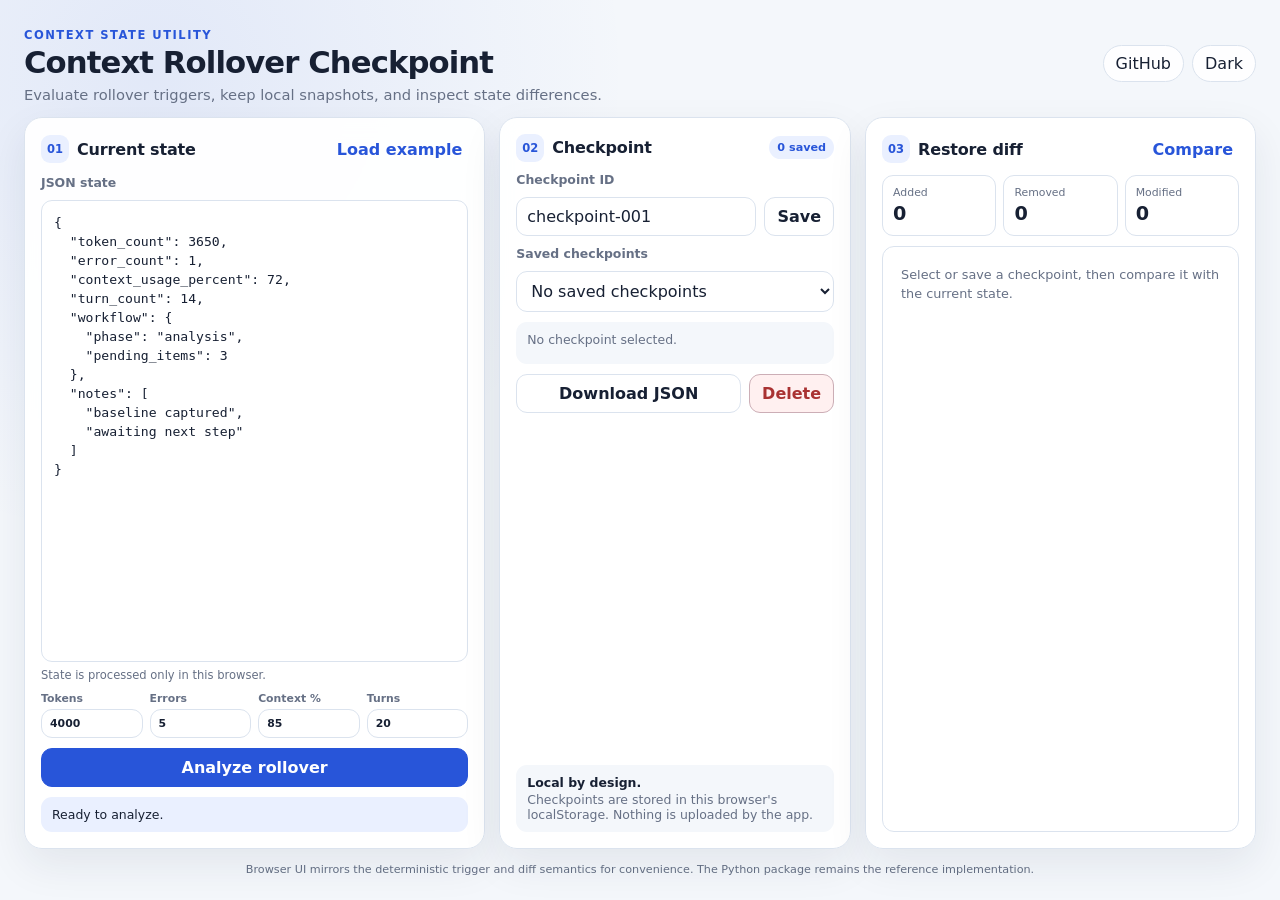
<file: index.html>
<!doctype html>
<html lang="en" data-theme="light">
<head>
  <meta charset="utf-8">
  <meta name="viewport" content="width=device-width, initial-scale=1">
  <meta name="color-scheme" content="light dark">
  <meta name="description" content="Browser interface for evaluating rollover triggers, saving local checkpoints, and comparing state changes.">
  <title>Context Rollover Checkpoint</title>
  <link rel="stylesheet" href="web/styles.css">
</head>
<body>
  <div class="app-shell">
    <header class="topbar">
      <div class="brand-block">
        <span class="eyebrow">Context state utility</span>
        <h1>Context Rollover Checkpoint</h1>
        <p>Evaluate rollover triggers, keep local snapshots, and inspect state differences.</p>
      </div>
      <div class="top-actions">
        <a class="icon-button" href="https://github.com/abusuraihsakhri/context-rollover-checkpoint-agent" target="_blank" rel="noopener noreferrer" aria-label="Open repository">GitHub</a>
        <button class="icon-button" id="themeToggle" type="button" aria-label="Switch color theme">Theme</button>
      </div>
    </header>

    <nav class="mobile-tabs" aria-label="Workspace panels">
      <button class="tab-button is-active" type="button" data-panel-target="state">State</button>
      <button class="tab-button" type="button" data-panel-target="checkpoint">Checkpoint</button>
      <button class="tab-button" type="button" data-panel-target="diff">Diff</button>
    </nav>

    <main class="workspace">
      <section class="panel is-active" data-panel="state" aria-labelledby="state-title">
        <div class="panel-heading">
          <div>
            <span class="step">01</span>
            <h2 id="state-title">Current state</h2>
          </div>
          <button class="text-button" id="loadExample" type="button">Load example</button>
        </div>

        <label class="field-label" for="stateInput">JSON state</label>
        <textarea id="stateInput" spellcheck="false" aria-describedby="stateHelp"></textarea>
        <p class="helper" id="stateHelp">State is processed only in this browser.</p>

        <div class="threshold-grid">
          <label>Tokens<input id="tokenThreshold" type="number" min="0" step="1" value="4000"></label>
          <label>Errors<input id="errorThreshold" type="number" min="0" step="1" value="5"></label>
          <label>Context %<input id="contextThreshold" type="number" min="0" max="100" step="1" value="85"></label>
          <label>Turns<input id="turnThreshold" type="number" min="0" step="1" value="20"></label>
        </div>

        <button class="primary-button" id="analyzeButton" type="button">Analyze rollover</button>
        <div class="result-strip" id="analysisResult" role="status" aria-live="polite">
          Ready to analyze.
        </div>
      </section>

      <section class="panel" data-panel="checkpoint" aria-labelledby="checkpoint-title">
        <div class="panel-heading">
          <div>
            <span class="step">02</span>
            <h2 id="checkpoint-title">Checkpoint</h2>
          </div>
          <span class="status-badge" id="checkpointCount">0 saved</span>
        </div>

        <label class="field-label" for="checkpointId">Checkpoint ID</label>
        <div class="inline-form">
          <input id="checkpointId" type="text" maxlength="64" value="checkpoint-001" autocomplete="off">
          <button class="secondary-button" id="saveCheckpoint" type="button">Save</button>
        </div>

        <label class="field-label" for="checkpointSelect">Saved checkpoints</label>
        <select id="checkpointSelect"></select>

        <div class="checkpoint-meta" id="checkpointMeta">No checkpoint selected.</div>

        <div class="button-row">
          <button class="secondary-button" id="downloadCheckpoint" type="button">Download JSON</button>
          <button class="danger-button" id="deleteCheckpoint" type="button">Delete</button>
        </div>

        <div class="privacy-note">
          <strong>Local by design.</strong>
          <span>Checkpoints are stored in this browser's localStorage. Nothing is uploaded by the app.</span>
        </div>
      </section>

      <section class="panel" data-panel="diff" aria-labelledby="diff-title">
        <div class="panel-heading">
          <div>
            <span class="step">03</span>
            <h2 id="diff-title">Restore diff</h2>
          </div>
          <button class="text-button" id="compareButton" type="button">Compare</button>
        </div>

        <div class="diff-summary" id="diffSummary">
          <div><span>Added</span><strong id="addedCount">0</strong></div>
          <div><span>Removed</span><strong id="removedCount">0</strong></div>
          <div><span>Modified</span><strong id="modifiedCount">0</strong></div>
        </div>

        <div class="diff-list" id="diffList" role="region" aria-live="polite" aria-label="State differences">
          <div class="empty-state">Select or save a checkpoint, then compare it with the current state.</div>
        </div>
      </section>
    </main>

    <footer class="footer-note">
      Browser UI mirrors the deterministic trigger and diff semantics for convenience. The Python package remains the reference implementation.
    </footer>
  </div>
  <script src="web/app.js" defer></script>
</body>
</html>
</file>
<file: web/styles.css>
:root {
  --bg: #f4f7fb;
  --surface: rgba(255, 255, 255, 0.94);
  --surface-strong: #ffffff;
  --text: #172033;
  --muted: #667085;
  --line: #dbe3ee;
  --accent: #2855d9;
  --accent-soft: #eaf0ff;
  --success: #177245;
  --success-soft: #e9f7ef;
  --danger: #a93232;
  --danger-soft: #fff0f0;
  --shadow: 0 16px 40px rgba(27, 39, 67, 0.08);
  --radius: 18px;
}

html[data-theme="dark"] {
  --bg: #0f1420;
  --surface: rgba(24, 31, 45, 0.96);
  --surface-strong: #1a2231;
  --text: #edf2fb;
  --muted: #aeb9ca;
  --line: #303c50;
  --accent: #8ba7ff;
  --accent-soft: #222f52;
  --success: #7bd9a7;
  --success-soft: #183528;
  --danger: #ff9b9b;
  --danger-soft: #442528;
  --shadow: 0 16px 40px rgba(0, 0, 0, 0.24);
}

* { box-sizing: border-box; }
html, body { margin: 0; min-height: 100%; }
body {
  min-height: 100dvh;
  background:
    radial-gradient(circle at 12% 8%, color-mix(in srgb, var(--accent) 9%, transparent), transparent 34%),
    var(--bg);
  color: var(--text);
  font-family: Inter, ui-sans-serif, system-ui, -apple-system, BlinkMacSystemFont, "Segoe UI", sans-serif;
}
button, input, select, textarea { font: inherit; }
button, a, input, select, textarea { outline: none; }
button:focus-visible, a:focus-visible, input:focus-visible, select:focus-visible, textarea:focus-visible {
  box-shadow: 0 0 0 3px color-mix(in srgb, var(--accent) 25%, transparent);
}

.app-shell {
  width: min(1500px, 100%);
  min-height: 100dvh;
  margin: 0 auto;
  padding: clamp(14px, 2vw, 24px);
  display: grid;
  grid-template-rows: auto 1fr auto;
  gap: 14px;
}

.topbar {
  display: flex;
  align-items: center;
  justify-content: space-between;
  gap: 18px;
}
.brand-block { min-width: 0; }
.eyebrow {
  display: inline-block;
  margin-bottom: 4px;
  color: var(--accent);
  font-size: 0.72rem;
  font-weight: 800;
  letter-spacing: 0.13em;
  text-transform: uppercase;
}
h1 { margin: 0; font-size: clamp(1.45rem, 2.4vw, 2rem); line-height: 1.1; letter-spacing: -0.03em; }
.brand-block p { margin: 6px 0 0; color: var(--muted); font-size: 0.92rem; }
.top-actions { display: flex; gap: 8px; flex-shrink: 0; }
.icon-button, .text-button {
  border: 1px solid var(--line);
  background: var(--surface);
  color: var(--text);
  border-radius: 999px;
  padding: 8px 12px;
  text-decoration: none;
  cursor: pointer;
}
.text-button { border: 0; background: transparent; color: var(--accent); font-weight: 700; padding: 6px; }

.workspace {
  min-height: 0;
  display: grid;
  grid-template-columns: minmax(0, 1.18fr) minmax(0, 0.9fr) minmax(0, 1fr);
  gap: 14px;
}
.panel {
  min-height: 0;
  background: var(--surface);
  border: 1px solid var(--line);
  border-radius: var(--radius);
  box-shadow: var(--shadow);
  padding: 16px;
  display: flex;
  flex-direction: column;
  gap: 10px;
  overflow: hidden;
  backdrop-filter: blur(14px);
}
.panel-heading { display: flex; align-items: center; justify-content: space-between; gap: 12px; }
.panel-heading > div { display: flex; align-items: center; gap: 8px; }
.step {
  display: grid;
  place-items: center;
  width: 28px;
  height: 28px;
  border-radius: 9px;
  background: var(--accent-soft);
  color: var(--accent);
  font-size: 0.72rem;
  font-weight: 900;
}
h2 { margin: 0; font-size: 1rem; letter-spacing: -0.01em; }
.field-label { color: var(--muted); font-size: 0.78rem; font-weight: 700; }
textarea, input, select {
  width: 100%;
  border: 1px solid var(--line);
  background: var(--surface-strong);
  color: var(--text);
  border-radius: 11px;
}
textarea { min-height: 0; flex: 1; resize: none; padding: 12px; font: 0.82rem/1.45 ui-monospace, SFMono-Regular, Menlo, Consolas, monospace; }
input, select { padding: 9px 10px; }
.helper { margin: -4px 0 0; color: var(--muted); font-size: 0.72rem; }
.threshold-grid { display: grid; grid-template-columns: repeat(4, 1fr); gap: 7px; }
.threshold-grid label { color: var(--muted); font-size: 0.68rem; font-weight: 700; }
.threshold-grid input { margin-top: 4px; padding: 7px 8px; }
.inline-form { display: grid; grid-template-columns: 1fr auto; gap: 8px; }

.primary-button, .secondary-button, .danger-button {
  border-radius: 11px;
  padding: 9px 12px;
  font-weight: 800;
  cursor: pointer;
}
.primary-button { border: 1px solid var(--accent); background: var(--accent); color: white; }
.secondary-button { border: 1px solid var(--line); background: var(--surface-strong); color: var(--text); }
.danger-button { border: 1px solid color-mix(in srgb, var(--danger) 30%, var(--line)); background: var(--danger-soft); color: var(--danger); }
.button-row { display: grid; grid-template-columns: 1fr auto; gap: 8px; }
.result-strip, .checkpoint-meta, .privacy-note {
  border-radius: 11px;
  padding: 10px 11px;
  font-size: 0.78rem;
}
.result-strip { background: var(--accent-soft); color: var(--text); }
.result-strip.is-triggered { background: var(--danger-soft); color: var(--danger); }
.result-strip.is-clear { background: var(--success-soft); color: var(--success); }
.checkpoint-meta { background: var(--bg); color: var(--muted); min-height: 42px; }
.privacy-note { margin-top: auto; background: var(--bg); color: var(--muted); display: grid; gap: 2px; }
.privacy-note strong { color: var(--text); }
.status-badge { border-radius: 999px; background: var(--accent-soft); color: var(--accent); padding: 5px 8px; font-size: 0.7rem; font-weight: 800; }

.diff-summary { display: grid; grid-template-columns: repeat(3, 1fr); gap: 7px; }
.diff-summary div { border: 1px solid var(--line); background: var(--surface-strong); border-radius: 11px; padding: 10px; display: grid; gap: 3px; }
.diff-summary span { color: var(--muted); font-size: 0.68rem; }
.diff-summary strong { font-size: 1.2rem; }
.diff-list { min-height: 0; flex: 1; overflow: auto; border: 1px solid var(--line); border-radius: 12px; background: var(--surface-strong); }
.diff-row { padding: 9px 10px; border-bottom: 1px solid var(--line); display: grid; gap: 4px; }
.diff-row:last-child { border-bottom: 0; }
.diff-row code { color: var(--text); font-size: 0.75rem; word-break: break-word; }
.diff-kind { width: fit-content; border-radius: 999px; padding: 2px 6px; font-size: 0.62rem; font-weight: 900; text-transform: uppercase; letter-spacing: 0.06em; }
.diff-kind.added { background: var(--success-soft); color: var(--success); }
.diff-kind.removed, .diff-kind.modified { background: var(--danger-soft); color: var(--danger); }
.empty-state { color: var(--muted); padding: 18px; font-size: 0.8rem; line-height: 1.5; }
.mobile-tabs { display: none; }
.footer-note { color: var(--muted); text-align: center; font-size: 0.7rem; }

@media (max-width: 980px) {
  .workspace { grid-template-columns: 1fr 1fr; }
  .panel[data-panel="diff"] { grid-column: 1 / -1; min-height: 260px; }
}

@media (max-width: 720px) {
  body { overflow: hidden; }
  .app-shell { height: 100dvh; min-height: 0; padding: 10px; grid-template-rows: auto auto 1fr auto; gap: 9px; }
  .topbar { align-items: flex-start; }
  .brand-block p { display: none; }
  .top-actions .icon-button:first-child { display: none; }
  .mobile-tabs { display: grid; grid-template-columns: repeat(3, 1fr); gap: 6px; }
  .tab-button { border: 1px solid var(--line); background: var(--surface); color: var(--muted); border-radius: 10px; padding: 8px; font-weight: 800; cursor: pointer; }
  .tab-button.is-active { background: var(--accent-soft); color: var(--accent); border-color: color-mix(in srgb, var(--accent) 35%, var(--line)); }
  .workspace { display: block; min-height: 0; }
  .panel { display: none; height: 100%; padding: 13px; }
  .panel.is-active { display: flex; }
  .threshold-grid { grid-template-columns: repeat(2, 1fr); }
  .footer-note { white-space: nowrap; overflow: hidden; text-overflow: ellipsis; }
}
</file>
